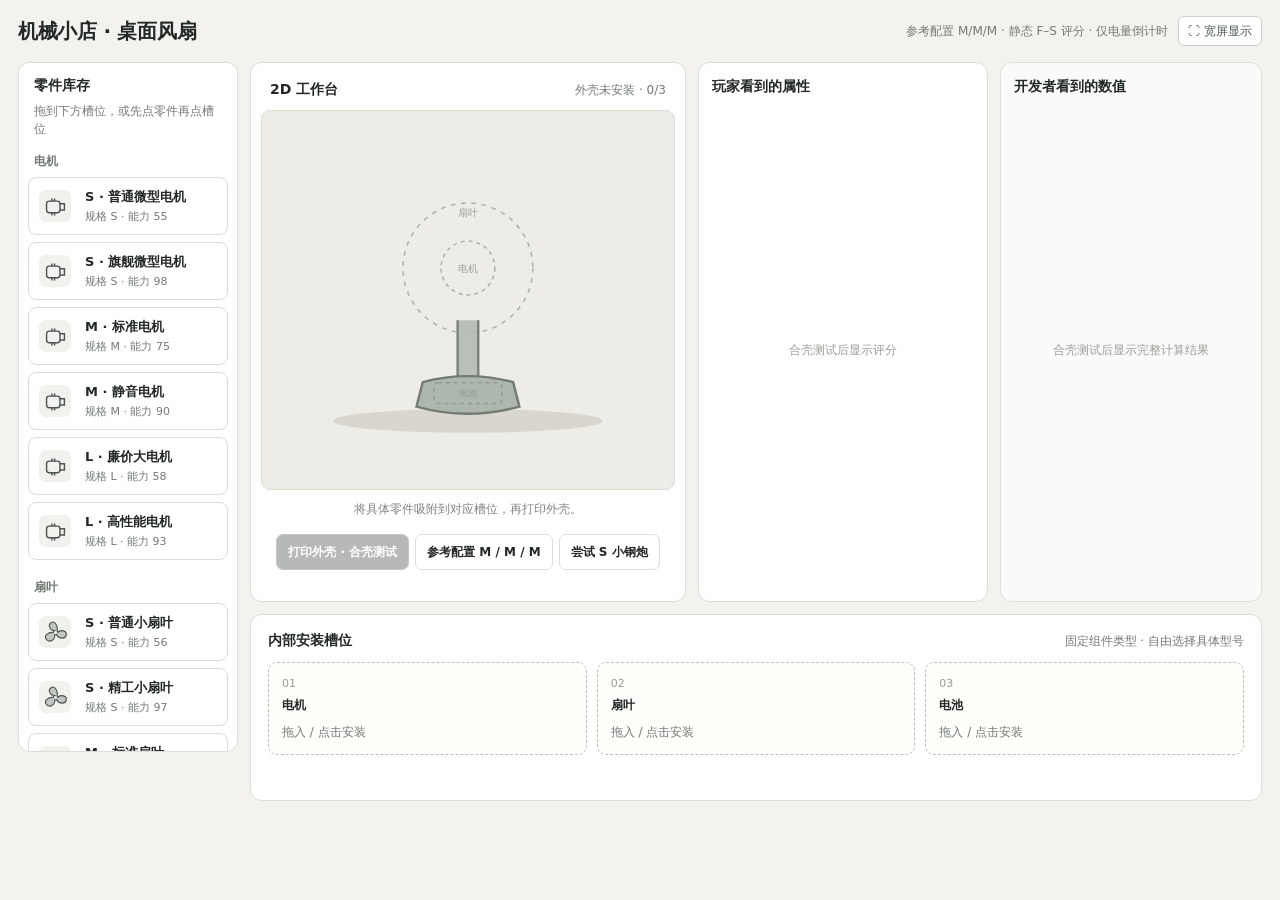
<file: mechanic-shop-demo/index.html>
<!doctype html>
<html lang="zh-CN">
<head>
  <meta charset="utf-8" />
  <meta name="viewport" content="width=device-width, initial-scale=1" />
  <title>机械小店 · 桌面风扇装配原型</title>
  <style>
    :root {
      --bg: #f3f2ee;
      --panel: #fff;
      --ink: #222824;
      --muted: #727a74;
      --border: #dcded8;
      --soft: #ebeae4;
      --green: #24734d;
      --green-bg: #e4f3e9;
      --bad: #994b48;
      --bad-bg: #faeeed;
    }
    * { box-sizing: border-box; }
    body { margin: 0; background: var(--bg); color: var(--ink); font: 14px/1.5 system-ui,-apple-system,"Segoe UI",Arial,"PingFang SC","Microsoft YaHei",sans-serif; }
    button { font: inherit; cursor: pointer; }
    .app { max-width: 1640px; margin: 0 auto; padding: 22px 24px 28px; }
    .top { display: flex; align-items: baseline; justify-content: space-between; gap: 12px; margin: 0 0 16px; }
    .top h1 { margin:0; font-size: 20px; font-weight: 650; letter-spacing: -.3px; }
    .top small { color: var(--muted); font-size: 12px; }
    .layout { display: grid; grid-template-columns: 258px minmax(0,1fr); align-items: stretch; gap: 14px; }
    .panel { background:var(--panel); border:1px solid var(--border); border-radius: 12px; }
    .parts { min-height: 734px; padding: 16px 12px; overflow: auto; }
    .panel-title { padding: 0 6px; margin: 0 0 12px; font-size: 14px; font-weight: 650; }
    .subtle { color:var(--muted); font-size: 12px; }
    .parts .hint { padding: 0 6px; margin: -6px 0 14px; }
    .group { margin-bottom: 18px; }
    .group-name { color:var(--muted); font-size:12px; font-weight:650; padding: 0 6px 7px; }
    .part-list { display:grid; gap: 7px; }
    .part { width:100%; text-align:left; display:grid; grid-template-columns: 36px minmax(0,1fr); gap: 10px; align-items:center; border:1px solid var(--border); border-radius: 8px; padding:9px 10px; background:#fff; color:var(--ink); user-select:none; }
    .part:hover { border-color:#a9afa8; background:#fbfcfa; }
    .part.selected { outline: 2px solid #5a655e; outline-offset:-2px; }
    .part:focus-visible,.slot:focus-visible,.btn:focus-visible { outline:2px solid #2e6ea1; outline-offset:2px; }
    .part-icon { width: 32px; height:32px; display:grid; place-items:center; background:#f1f1ed; border-radius:7px; }
    .part-icon svg { width:25px; height:25px; }
    .part-name { font-size:13px; font-weight:600; white-space:nowrap; overflow:hidden; text-overflow:ellipsis; }
    .part-meta { font-size:11px; color:var(--muted); margin-top:2px; }
    .main { min-width:0; display:flex; flex-direction: column; gap:14px; }
    .upper { display:grid; grid-template-columns: minmax(350px,1.65fr) minmax(220px,.92fr) minmax(220px,1fr); gap:14px; min-height: 558px; }
    .desk-wrap { min-width:0; display:flex; flex-direction:column; }
    .desk-head { padding: 16px 19px 0; display:flex; align-items:center; justify-content:space-between; gap:10px; }
    .desk-head h2 { margin:0; font-size: 14px; font-weight:650; }
    .desk-head .state { font-size:12px; color:var(--muted); }
    .desk { position:relative; margin: 13px; border:1px solid #dedbd3; border-radius:9px; min-height:414px; display:grid; place-items:center; overflow:hidden; background:#eeece6; }
    .desk svg { width:min(100%,610px); max-height:414px; display:block; }
    .desk-hint { font-size:12px; text-align:center; color:#81847e; padding:0 20px 8px; }
    .desk-actions { display:flex; flex-wrap:wrap; justify-content:center; gap:10px; padding: 8px 15px 17px; }
    .btn { padding:10px 18px; border:1px solid #555f58; border-radius:7px; background:#323a34; color:white; font-weight:600; }
    .btn:hover { background:#222b25; }
    .btn:disabled { opacity:.35; cursor:not-allowed; }
    .btn.secondary { background:#fff; color:var(--ink); border-color:var(--border); }
    .btn.secondary:hover { background:#f6f7f4; }
    .results { padding: 17px; display:flex; flex-direction:column; min-width:0; }
    .results h2 { margin:0 0 20px; font-size:14px; font-weight:650; }
    .developer { background:#fafbf9; }
    .developer .metrics { gap:7px; }
    .developer .metric { padding:8px 10px; font-size:12px; }
    .dev-divider { font-size:11px; color:var(--muted); margin:8px 0 2px; }
    .ref-note { margin-top:15px; font-size:11px; color:var(--muted); line-height:1.6; }
    .result-empty { flex:1; display:grid; place-items:center; color:#9a9d96; font-size:12px; text-align:center; padding:0 18px; }
    .result-body { display:none; }
    .results.ready .result-empty { display:none; }
    .results.ready .result-body { display:block; }
    .tag-title { color:var(--muted); font-size:12px; margin-bottom:9px; }
    .tag-area { display:flex; flex-wrap:wrap; gap:7px; min-height:30px; }
    .tag { border-radius:6px; border:1px solid var(--border); padding:7px 10px; font-size:12px; font-weight:600; white-space:nowrap; }
    .tag.good { background:var(--green-bg); color:var(--green); border-color:#b9dac6; }
    .tag.bad { background:var(--bad-bg); color:var(--bad); border-color:#e7d4d1; }
    .tag.neutral { background:#fff; color:var(--ink); font-weight:500; }
    .no-tags { color: #939890; font-size:12px; padding-top:6px; }
    .result-divider { margin: 21px 0; border:none; border-top:1px solid #ebede8; }
    .metrics { display:flex; flex-direction:column; gap:9px; }
    .metric { padding:10px 12px; border:1px solid var(--border); background:#fff; border-radius:7px; display:flex; align-items:center; justify-content:space-between; gap:12px; font-size:13px; }
    .metric b { font-weight:650; font-variant-numeric: tabular-nums; }
    .dock { padding:15px 17px 17px; }
    .dock-head { display:flex; justify-content:space-between; align-items:baseline; gap:10px; margin-bottom:11px; }
    .dock-head h2 { margin:0; font-size:14px; font-weight:650; }
    .slots { display:grid; grid-template-columns:repeat(3,minmax(0,1fr)); gap:10px; }
    .slot { position:relative; min-height:111px; border:1.5px dashed #bac1b9; background:#fdfdfa; border-radius:9px; padding:13px; color:var(--ink); cursor:pointer; text-align:left; }
    .slot:hover,.slot.drag-over { border-color:#4b6253; background:#f0f3ef; }
    .slot.filled { border-style:solid; border-color:#c8cfca; background:#fff; }
    .slot.filled.drag-over { border-style:dashed; }
    .slot-num { color:#959e96; font-size:11px; font-variant-numeric:tabular-nums; }
    .slot-label { font-size:12px; font-weight:650; margin-top:3px; }
    .slot-value { color:var(--muted); font-size:12px; margin-top:9px; overflow:hidden; text-overflow:ellipsis; white-space:nowrap; padding-right:15px; }
    .slot-value.occupied { color:var(--ink); font-weight:600; }
    .remove { position:absolute; right:10px; bottom:11px; width:21px; height:21px; display:grid; place-items:center; border:0; border-radius:5px; background:#f1f2ef; font-size:16px; line-height:1; color:#707a72; }
    .remove:hover { background:#e2e5de; color:var(--ink); }
    .message { color:#a05249; font-size:12px; min-height:18px; margin-top:10px; }
    .muted-placeholder { color:#969b94; }
    .score-heading { font-size:12px; font-weight:700; color:#777f78; margin:10px 0 12px; }
    .score-row { display:flex; align-items:center; gap:8px; margin:0 0 15px; min-width:0; }
    .score-name { width:40px; flex:0 0 40px; font-size:12px; }
    .score-cells { display:grid; grid-template-columns:repeat(10,minmax(0,1fr)); gap:2px; flex:1; min-width:0; }
    .score-cell { height:12px; background:#e8ebe7; border:1px solid #dfe4df; border-radius:2px; }
    .score-cell.filled { background:#627a68; border-color:#627a68; }
    .score-grade { font-size:13px; font-weight:750; width:16px; text-align:right; }
    .battery-panel { border-top:1px solid #e5e8e3; margin-top:12px; padding-top:13px; }
    .battery-value { display:flex; align-items:baseline; justify-content:space-between; gap:8px; font-size:12px; padding:6px 0; }
    .battery-value b { font-size:13px; font-variant-numeric:tabular-nums; white-space:nowrap; }
    .result-divider { margin:15px 0; }
    .clock-note { margin-top:9px; color:#899089; font-size:10px; }

    #rotor { transform-origin: 260px 154px; transform-box: view-box; }
    .spinning #rotor { animation: fan-spin 1.3s linear infinite; }
    @keyframes fan-spin { to { transform:rotate(360deg); } }
    @media (max-width:1190px) {
      .upper { grid-template-columns:minmax(0,1fr) 260px; }
      .developer { grid-column:1 / -1; }
      .developer .metrics { display:grid; grid-template-columns:repeat(3,minmax(0,1fr)); }
      .layout { grid-template-columns:238px minmax(0,1fr); }
      .parts { padding:14px 9px; }
      .results { padding:14px; }
    }
    @media (max-width:850px) {
      .app { padding:13px; }
      .layout { grid-template-columns:1fr; }
      .parts { min-height:0; }
      .part-list { grid-template-columns:repeat(2,minmax(0,1fr)); }
      .upper { grid-template-columns:1fr; }
      .developer { grid-column:auto; }
      .developer .metrics { grid-template-columns:repeat(2,minmax(0,1fr)); }
      .results { min-height:200px; }
      .desk { min-height:300px; }
    }
    @media (max-width:480px) {
      .part-list { grid-template-columns:1fr; }
      .slots { grid-template-columns:1fr; }
      .slot { min-height:77px; }
      .developer .metrics { grid-template-columns:1fr; }
      .top { align-items:flex-start; flex-direction:column; gap:0; }
    }
    @media (prefers-reduced-motion: reduce) { .spinning #rotor { animation-duration:3.2s; } }
  </style>

  <style id="wide-layout-overrides">
    /* ChatGPT's Page viewer may be narrow. Keep the game arranged as a landscape desktop webpage. */
    html, body { width:100%; max-width:100%; margin:0; }
    body { overflow-x:hidden; }
    .horizontal-viewport { width:100%; max-width:100%; overflow-x:auto; overscroll-behavior-inline:contain; }
    .horizontal-viewport .app { min-width:1280px; max-width:none; width:100%; padding:16px 18px 20px; }
    .horizontal-viewport .layout { display:grid; grid-template-columns:220px minmax(0,1fr); gap:12px; align-items:start; }
    .horizontal-viewport .parts { min-height:620px; padding:12px 9px; max-height:690px; overflow-y:auto; }
    .horizontal-viewport .main { gap:12px; }
    .horizontal-viewport .upper { display:grid; grid-template-columns:minmax(360px,1.5fr) minmax(255px,1fr) minmax(235px,.9fr); gap:12px; min-height:540px; }
    .horizontal-viewport .developer { grid-column:auto; }
    .horizontal-viewport .developer .metrics { display:flex; flex-direction:column; gap:6px; }
    .horizontal-viewport .developer .metric { padding:8px 9px; font-size:11px; }
    .horizontal-viewport .results { min-height:0; padding:13px; }
    .horizontal-viewport .results h2 { margin-bottom:15px; }
    .horizontal-viewport .desk { min-height:380px; margin:10px; }
    .horizontal-viewport .desk svg { max-height:380px; }
    .horizontal-viewport .desk-actions { padding:8px 8px 12px; gap:6px; }
    .horizontal-viewport .btn { padding:8px 11px; font-size:12px; }
    .horizontal-viewport .part-list { display:grid; grid-template-columns:1fr; }
    .horizontal-viewport .slots { display:grid; grid-template-columns:repeat(3,minmax(0,1fr)); }
    .horizontal-viewport .slot { min-height:88px; }
    .horizontal-viewport .top { display:flex; flex-direction:row; align-items:center; gap:12px; }
    .wide-action { font:inherit; font-size:12px; padding:5px 9px; border:1px solid #cbd0c8; background:#fff; border-radius:6px; color:#49574f; cursor:pointer; }
    .wide-action:hover { background:#f2f5f1; }
    .horizontal-viewport:fullscreen { background:#f3f2ee; overflow:auto; }
    .horizontal-viewport:fullscreen .app { min-width:1280px; }
    @media(max-width: 1279px) {
      .horizontal-viewport { scrollbar-width:thin; }
    }
  </style>
</head>
<body>
<div class="horizontal-viewport" id="wideViewport">
<div class="app">
  <header class="top">
    <h1>机械小店 · 桌面风扇</h1>
    <div style="display:flex;gap:10px;align-items:center"><small>参考配置 M/M/M · 静态 F–S 评分 · 仅电量倒计时</small><button type="button" class="wide-action" id="wideButton">⛶ 宽屏显示</button></div>
  </header>
  <div class="layout">
    <aside class="panel parts">
      <h2 class="panel-title">零件库存</h2>
      <div class="subtle hint">拖到下方槽位，或先点零件再点槽位</div>
      <div id="parts"></div>
    </aside>

    <main class="main">
      <div class="upper">
        <section class="panel desk-wrap">
          <div class="desk-head">
            <h2>2D 工作台</h2>
            <span id="assemblyState" class="state">外壳未安装</span>
          </div>
          <div class="desk" id="desk"></div>
          <div class="desk-hint" id="deskHint">装入电机、扇叶、电池，然后打印外壳。</div>
          <div class="desk-actions">
            <button type="button" class="btn" id="sealButton" disabled>打印外壳 · 合壳测试</button>
            <button type="button" class="btn secondary" id="sampleButton">参考配置 M / M / M</button>
            <button type="button" class="btn secondary" id="compactButton">尝试 S 小钢炮</button>
          </div>
        </section>

        <section class="panel results" id="results">
          <h2>玩家看到的属性</h2>
          <div class="result-empty">合壳测试后显示评分</div>
          <div class="result-body">
             <div class="score-heading">通用属性 · 10格评分</div>
             <div id="generalScores"></div>
             <hr class="result-divider" />
             <div class="score-heading">风扇专属属性 · 10格评分</div>
             <div id="specialScores"></div>
             <div class="battery-panel">
               <div class="score-heading">电池状态 · 仅此项随运行减少</div>
               <div class="battery-value"><span>剩余电量</span><b id="batteryRemaining">—</b></div>
               <div class="battery-value"><span>预计续航</span><b id="batteryTime">—</b></div>
               <div class="clock-note">体验加速：现实 1 秒 = 游戏 5 分钟</div>
             </div>
           
          </div>
        </section>

        <section class="panel results developer" id="devPanel">
          <h2>开发者看到的数值</h2>
          <div class="result-empty">合壳测试后显示完整计算结果</div>
          <div class="result-body">
            <div class="metrics">
              <div class="metric"><span>最终性能</span><b id="performanceValue">—</b></div>
              <div class="metric"><span>基础能力均值</span><b id="qualityMeanValue">—</b></div>
              <div class="metric"><span>尺寸匹配倍率</span><b id="fitValue">—</b></div>
              <div class="metric"><span>供电倍率</span><b id="supplyValue">—</b></div>
              <div class="metric"><span>综合倍率</span><b id="multiplierValue">—</b></div>
              <div class="metric"><span>电机 / 扇叶尺寸比</span><b id="ratioValue">—</b></div>
              <div class="dev-divider">耗电和耐久（静态）</div>
              <div class="metric"><span>耗电功率</span><b id="powerValue">—</b></div>
              <div class="metric"><span>扇叶/电机负载倍率</span><b id="loadRatioValue">—</b></div>
              <div class="metric"><span>电源输出 / 需求</span><b id="powerMarginValue">—</b></div>
              <div class="metric"><span>预计损耗速率</span><b id="wearRateValue">—</b></div>
              <div class="metric"><span>节能评分</span><b id="energyScoreValue">—</b></div>
              <div class="metric"><span>耐久评分</span><b id="durabilityScoreValue">—</b></div>
              <div class="dev-divider">风扇专属隐藏因子</div>
              <div class="metric"><span>送风因子</span><b id="airflowValue">—</b></div>
              <div class="metric"><span>噪声因子</span><b id="noiseValue">—</b></div>
              <div class="metric"><span>振动因子</span><b id="wobbleValue">—</b></div>
              <div class="dev-divider">电量（动态）</div>
              <div class="metric"><span>剩余电量</span><b id="devChargeValue">—</b></div>
              <div class="metric"><span>预计剩余时间</span><b id="devTimeValue">—</b></div>
            </div>
            <div class="ref-note">F–S 与十格评分均在装配完成时固定。耐久是损耗速率的评价，不是倒计时。运行期间只有电池电量与续航时间会变。</div>
          </div>
        </section>
      </div>

      <section class="panel dock">
        <div class="dock-head">
          <h2>内部安装槽位</h2>
          <span class="subtle">固定组件类型 · 自由选择具体型号</span>
        </div>
        <div class="slots" id="slots"></div>
        <div id="message" class="message" aria-live="polite"></div>
      </section>
    </main>
  </div>
</div>
</div>
<script>
(() => {
  "use strict";
  // 所有性能计算都在本地完成；公式只用于游戏规则，不是机械物理模拟。
  // 三个插槽固定：电机 + 扇叶 + 电池。每个组件可以挑选不同型号。
  // 规格(size)和能力(q)彼此独立：S 也可以有最高性能，L 也可能是低性能。
  // 参数均为本游戏平衡示意，不是现实电机/电池工程数据。
  const catalog = {
    motor: [
      {id:"motor_s", name:"S · 普通微型电机", size:"S", q:55, watts:10.5, durability:72, noise:0.20},
      {id:"motor_s_pro", name:"S · 旗舰微型电机", size:"S", q:98, watts:17, durability:95, noise:0.10},
      {id:"motor_m", name:"M · 标准电机", size:"M", q:75, watts:16, durability:86, noise:0.15},
      {id:"motor_m_quiet", name:"M · 静音电机", size:"M", q:90, watts:12, durability:96, noise:0.05},
      {id:"motor_l_cheap", name:"L · 廉价大电机", size:"L", q:58, watts:23, durability:67, noise:0.33},
      {id:"motor_l", name:"L · 高性能电机", size:"L", q:93, watts:28, durability:89, noise:0.20}
    ],
    blade: [
      {id:"blade_s", name:"S · 普通小扇叶", size:"S", q:56, load:0.75, airflow:1.05, balance:0.90, noise:0.08, durability:76},
      {id:"blade_s_pro", name:"S · 精工小扇叶", size:"S", q:97, load:0.82, airflow:2.08, balance:0.99, noise:0.04, durability:96},
      {id:"blade_m", name:"M · 标准扇叶", size:"M", q:76, load:1.0, airflow:1.70, balance:0.92, noise:0.14, durability:85},
      {id:"blade_light", name:"M · 轻量扇叶", size:"M", q:92, load:0.88, airflow:1.84, balance:0.99, noise:0.05, durability:96},
      {id:"blade_l_cheap", name:"L · 廉价大扇叶", size:"L", q:59, load:1.28, airflow:1.58, balance:0.75, noise:0.30, durability:70},
      {id:"blade_l", name:"L · 高风量扇叶", size:"L", q:91, load:1.45, airflow:3.00, balance:0.87, noise:0.25, durability:85}
    ],
    battery: [
      {id:"battery_s", name:"S · 普通小电池", size:"S", q:58, output:13, capacity:42, loss:1.11, durability:76},
      {id:"battery_s_pro", name:"S · 高能微型电池", size:"S", q:97, output:38, capacity:116, loss:1.00, durability:96},
      {id:"battery_m", name:"M · 标准电池", size:"M", q:77, output:28, capacity:95, loss:1.04, durability:87},
      {id:"battery_h", name:"M · 长续航电池", size:"M", q:93, output:40, capacity:160, loss:0.98, durability:95},
      {id:"battery_l_cheap", name:"L · 旧式大电池", size:"L", q:60, output:28, capacity:210, loss:1.16, durability:70},
      {id:"battery_l", name:"L · 大容量电池", size:"L", q:90, output:55, capacity:240, loss:1.02, durability:92}
    ]
  };
  const sizeScale = {S:0.72,M:1,L:1.38};
  const reference = {motor:"M",blade:"M",battery:"M"};
  const slotTypes = ["motor", "blade", "battery"];
  const titles = {motor:"电机", blade:"扇叶", battery:"电池"};
  let slots = {motor:null, blade:null, battery:null};
  let selected = null;
  let sealed = false;
  let remainingWh = null;
  let lastChargeTick = Date.now();
  const GAME_MINUTES_PER_REAL_SECOND = 5;
  let messageTimeout;

  const getItem = (type,id) => catalog[type].find(item=>item.id===id) || null;
  const current = type => getItem(type, slots[type]);
  const clamp = (v,lo,hi) => Math.max(lo,Math.min(hi,v));
  const fmt = n => new Intl.NumberFormat("zh-CN").format(n);
  const esc = value => String(value).replace(/[&<>"']/g, c=>({"&":"&amp;","<":"&lt;",">":"&gt;","\"":"&quot;","'":"&#39;"}[c]));

  function partIcon(type) {
    if (type === "motor") return `<svg viewBox="0 0 28 28" fill="none" stroke="#4d5550" stroke-width="1.6"><rect x="4" y="8" width="15" height="13" rx="3"/><path d="M19 11h5v7h-5M10 8V5M13 8V5M10 21v3M13 21v3"/></svg>`;
    if (type === "blade") return `<svg viewBox="0 0 28 28" fill="none" stroke="#4d5550" stroke-width="1.3"><circle cx="14" cy="14" r="2.5"/><path fill="#bec8c1" d="M14 12C8 12 5 6 9 3c4-3 8 4 7 9M16 14c4-4 11-2 10 3-1 5-9 4-11-1M13 16c1 6-5 10-9 6-4-4 2-9 8-8"/></svg>`;
    return `<svg viewBox="0 0 28 28" fill="none" stroke="#4d5550" stroke-width="1.6"><rect x="5" y="8" width="18" height="14" rx="2"/><path d="M10 8V5h8v3M9 15h5m-2.5-2.5v5M18 15h4"/></svg>`;
  }

  function renderParts() {
    const parent = document.getElementById("parts");
    parent.innerHTML = slotTypes.map(type => `<section class="group"><div class="group-name">${titles[type]}</div><div class="part-list">${catalog[type].map(p =>
      `<button type="button" class="part ${selected===p.id?'selected':''}" draggable="${!sealed}" data-id="${p.id}" data-type="${type}" aria-pressed="${selected===p.id}">
        <span class="part-icon">${partIcon(type)}</span><span><div class="part-name">${esc(p.name)}</div><div class="part-meta">规格 ${p.size} · 能力 ${p.q}</div></span>
      </button>`).join("")}</div></section>`).join("");
    parent.querySelectorAll(".part").forEach(btn => {
      btn.addEventListener("click", () => {
        if (sealed) { showMessage("先打开外壳再更换零件。"); return; }
        selected = selected === btn.dataset.id ? null : btn.dataset.id;
        renderParts();
        if (selected) showMessage(`已选择 ${getItem(btn.dataset.type, selected).name}，点击下方${titles[btn.dataset.type]}槽位安装。`, false);
      });
      btn.addEventListener("dragstart", e => {
        if (sealed) { e.preventDefault(); return; }
        e.dataTransfer.setData("text/plain", JSON.stringify({type:btn.dataset.type,id:btn.dataset.id}));
        e.dataTransfer.effectAllowed="copy";
      });
    });
  }

  function showMessage(msg,clear=true) {
    const m=document.getElementById("message");
    m.textContent=msg;
    m.style.color=msg.includes("不匹配")||msg.includes("先打开")?"#a05249":"#727a74";
    if (messageTimeout) clearTimeout(messageTimeout);
    if (clear) messageTimeout=setTimeout(()=>m.textContent="",2600);
  }

  function install(type,id) {
    if (sealed) { showMessage("先打开外壳再更换零件。"); return; }
    const found = getItem(type,id);
    if (!found) return;
    slots[type] = id;
    if (type === "battery") remainingWh = found.capacity;
    selected = null;
    renderAll();
    showMessage(`${found.name} 已吸附到${titles[type]}槽位。`);
  }

  function renderSlots() {
    const root = document.getElementById("slots");
    root.innerHTML = slotTypes.map((type,i)=>{
      const p=current(type);
      return `<div class="slot ${p?'filled':''}" data-type="${type}" role="button" tabindex="${sealed?'-1':'0'}" aria-label="${titles[type]}安装槽位${p?'，已装入'+p.name:'，空'}">
        <div class="slot-num">0${i+1}</div><div class="slot-label">${titles[type]}</div>
        <div class="slot-value ${p?'occupied':''}">${p?esc(p.name):'拖入 / 点击安装'}</div>
        ${p&&!sealed?`<button type="button" class="remove" data-type="${type}" title="移除${titles[type]}" aria-label="移除${titles[type]}">×</button>`:''}
      </div>`;
    }).join("");
    root.querySelectorAll(".slot").forEach(el=>{
      const type=el.dataset.type;
      el.addEventListener("click",e=>{
        if (e.target.closest(".remove")) return;
        if (sealed) return;
        if (selected) {
          const entry=slotTypes.map(t=>({type:t,p:getItem(t,selected)})).find(x=>x.p);
          if (entry && entry.type===type) install(type,selected);
          else showMessage(`组件类型不匹配：这里需要${titles[type]}。`);
        } else showMessage(`从左侧选一个${titles[type]}，然后点这里。`, false);
      });
      el.addEventListener("keydown",e=>{if(e.key==='Enter'||e.key===' '){e.preventDefault();el.click();}});
      el.addEventListener("dragover",e=>{if(sealed)return;e.preventDefault();e.dataTransfer.dropEffect='copy';el.classList.add("drag-over");});
      el.addEventListener("dragleave",()=>el.classList.remove("drag-over"));
      el.addEventListener("drop",e=>{
        e.preventDefault();el.classList.remove("drag-over");
        if(sealed) return;
        try { const data=JSON.parse(e.dataTransfer.getData("text/plain"));
          if(data.type!==type) showMessage(`组件类型不匹配：这里需要${titles[type]}。`);
          else install(type,data.id);
        } catch(err) { showMessage("请从左侧零件库存中拖入组件。"); }
      });
    });
    root.querySelectorAll(".remove").forEach(btn=>btn.addEventListener("click",e=>{
      e.stopPropagation();if(sealed)return;
      slots[btn.dataset.type]=null;
      if (btn.dataset.type === "battery") remainingWh = null;
      renderAll();
    }));
  }

  // 游戏平衡规则 v3：同一规格可以有不同能力，同一能力可以分布在不同规格。
  // 1. 基础性能 = 三个组件的能力分 q 的算术平均，与 size 完全无关。
  // 2. 图纸 M/M/M 的参考比例为 1.00；电机与扇叶的尺寸比例影响拟合倍率。
  //    S/S/S 与 L/L/L 也能保持尺寸比例合理，大小本身不自动构成惩罚。
  // 3. 电池输出不足时附加乘法惩罚；电池容量并不直接提高基础性能。
  // 4. 耗电由电机独立 watts、扇叶 load，以及仅在扇叶大于电机时生效的额外负载倍率决定。
  // 5. 静态损耗速率由部件耐久和规格不匹配/供电不足共同决定，不会随运行扣评分。
  // 6. 风扇自己的风量、静音、稳定都映射为十格静态评分；仅剩余电量与预计续航在运行中变。
  // v3: 两种装配结果。固定评分在装配后不变，电池 Wh 单独消耗。
  function simulate(m,b,bat) {
    const qualityMean=(m.q+b.q+bat.q)/3;
    const actualRatio=sizeScale[m.size]/sizeScale[b.size];
    const referenceRatio=1; // 图纸 M 电机 / M 扇叶
    const deviation=Math.abs(Math.log(actualRatio/referenceRatio));
    const sizeFit=clamp(Math.exp(-1.05*deviation*deviation),0.53,1);

    // 负载过大才有额外功耗惩罚。大电机 + 小扇叶不会被尺寸差惩罚。
    const loadRatio=Math.max(1,sizeScale[b.size]/sizeScale[m.size]);
    const coreDraw=2.4+m.watts*(0.72+0.28*b.load);
    const neededPower=coreDraw*loadRatio;
    const power=neededPower*bat.loss;
    const supplyRatio=bat.output/(neededPower*1.15);
    const supplyFit=clamp(Math.pow(supplyRatio,0.58),0.62,1);
    const multiplier=sizeFit*supplyFit;
    const performance=Math.round(qualityMean*multiplier);

    const overload=Math.max(0,loadRatio-1);
    const shortage=Math.max(0,1-supplyRatio);
    const avgDurability=(m.durability+b.durability+bat.durability)/3;
    // 这是损耗速率(%/游戏小时)，不是寿命，也不在运行时扣任何评分。
    const wearRate=(0.025+(100-avgDurability)*0.0014)*
      Math.exp(1.35*deviation*deviation+1.45*shortage*shortage+0.30*overload*overload);

    const airflow=b.airflow*Math.pow(sizeFit,0.6)*supplyFit;
    const noise=m.noise+b.noise+0.22*deviation+0.10*overload;
    const wobble=(1-b.balance)*1.35+0.50*deviation+0.08*overload;

    // 同一个 0–100 标准输出评分；越高越好（节能=低耗电；耐久=低损耗）。
    const energyScore=clamp(100-1.7*power,0,100);
    const durabilityScore=clamp(100-650*wearRate,0,100);
    const windScore=clamp(airflow/2.7*100,0,100);
    const quietScore=clamp(100-noise*145,0,100);
    const stabilityScore=clamp(100-wobble*250,0,100);
    return {performance, power, wearRate, energyScore, durabilityScore,
      windScore, quietScore, stabilityScore, multiplier, qualityMean, sizeFit,
      supplyFit, actualRatio, referenceRatio, supplyRatio, loadRatio,
      airflow,noise,wobble};
  }

  // F-S、十格柱子仅映射静态评分，不会在运行时发生变化。
  function grade(score) {
    if(score>=90)return "S";
    if(score>=80)return "A";
    if(score>=65)return "B";
    if(score>=50)return "C";
    if(score>=35)return "D";
    if(score>=20)return "E";
    return "F";
  }
  function scoreRow(label,score) {
    const count=clamp(Math.round(score/10),0,10);
    const segments=Array.from({length:10},(_,i)=>`<span class="score-cell ${i<count?'filled':''}"></span>`).join('');
    return `<div class="score-row" title="${esc(label)}：${Math.round(score)}/100">
      <span class="score-name">${esc(label)}</span>
      <span class="score-cells" aria-label="10格评分：${count}格">${segments}</span>
      <strong class="score-grade">${grade(score)}</strong></div>`;
  }
  function displayRemainingTime(wh,watts) {
    if(!Number.isFinite(wh)||!Number.isFinite(watts)||watts<=0)return "—";
    const seconds=Math.max(0,Math.floor(wh/watts*3600));
    const h=Math.floor(seconds/3600),m=Math.floor(seconds%3600/60),sec=seconds%60;
    return `${String(h).padStart(2,'0')}:${String(m).padStart(2,'0')}:${String(sec).padStart(2,'0')}`;
  }
  function renderCharge() {
    if(!sealed||!slotTypes.every(t=>!!current(t)))return;
    const bat=current("battery");
    const s=simulate(current("motor"),current("blade"),bat);
    const wh=Math.max(0,Math.min(bat.capacity,remainingWh??bat.capacity));
    const charge=`${wh.toFixed(1)} / ${bat.capacity} Wh`;
    const time=displayRemainingTime(wh,s.power);
    for(const [id,val] of Object.entries({batteryRemaining:charge,batteryTime:time,
      devChargeValue:charge,devTimeValue:time})) {
      const el=document.getElementById(id);if(el)el.textContent=val;
    }
    const fan=document.getElementById("desk");
    fan.classList.toggle("spinning",sealed&&wh>0);
    document.getElementById("assemblyState").textContent=wh>0?"外壳已安装 · 运行中":"外壳已安装 · 电量耗尽";
  }

  function renderResults() {
    const ready=sealed&&slotTypes.every(t=>!!current(t));
    for(const id of ["results","devPanel"]) document.getElementById(id).classList.toggle("ready",ready);
    if(!ready)return;
    const s=simulate(current("motor"),current("blade"),current("battery"));
    document.getElementById("generalScores").innerHTML=[
      scoreRow("性能",s.performance),scoreRow("节能",s.energyScore),scoreRow("耐久",s.durabilityScore)
    ].join("");
    document.getElementById("specialScores").innerHTML=[
      scoreRow("风量",s.windScore),scoreRow("静音",s.quietScore),scoreRow("稳定",s.stabilityScore)
    ].join("");
    const values={
      performanceValue:`${s.performance} / 100`,
      qualityMeanValue:s.qualityMean.toFixed(1),
      fitValue:s.sizeFit.toFixed(3),
      supplyValue:s.supplyFit.toFixed(3),
      multiplierValue:s.multiplier.toFixed(3),
      ratioValue:`${s.actualRatio.toFixed(2)} （参考 ${s.referenceRatio.toFixed(2)}）`,
      powerValue:`${s.power.toFixed(1)} W`,
      loadRatioValue:s.loadRatio.toFixed(3)+"×",
      powerMarginValue:`${(s.supplyRatio*1.15).toFixed(2)} 倍`,
      wearRateValue:s.wearRate.toFixed(4)+" %/游戏小时",
      energyScoreValue:s.energyScore.toFixed(1),
      durabilityScoreValue:s.durabilityScore.toFixed(1),
      airflowValue:s.airflow.toFixed(3),
      noiseValue:s.noise.toFixed(3),
      wobbleValue:s.wobble.toFixed(3)
    };
    for(const [id,value] of Object.entries(values))document.getElementById(id).textContent=value;
    renderCharge();
  }

  function renderDesk() {
    const m=current("motor"), b=current("blade"), bat=current("battery");
    const bladeScale= b?({S:0.74,M:0.94,L:1.12}[b.size]):1;
    const motorScale=m?({S:0.85,M:1,L:1.16}[m.size]):1;
    const rotorColor=b && b.id==="blade_light"?"#a9b9b1":"#86999b";
    const bankFill=bat?"#e9e3ce":"none";
    const bladeMarkup=b?`<g id="rotor"><g transform="translate(260 154) scale(${bladeScale})" fill="${rotorColor}" stroke="#586b6d" stroke-width="2.3">
      <path d="M 5,-10 C 8,-33 30,-90 64,-93 C 79,-63 34,-20 6,10 Z"/>
      <path d="M 5,-10 C 8,-33 30,-90 64,-93 C 79,-63 34,-20 6,10 Z" transform="rotate(120)"/>
      <path d="M 5,-10 C 8,-33 30,-90 64,-93 C 79,-63 34,-20 6,10 Z" transform="rotate(240)"/>
      </g></g>` : `<circle cx="260" cy="154" r="82" fill="none" stroke="#aeb5ae" stroke-width="2" stroke-dasharray="6 7"/>
      <text x="260" y="89" text-anchor="middle" fill="#999f97" font-size="13">扇叶</text>`;
    const motorMarkup=m?`<g transform="translate(260 154) scale(${motorScale}) translate(-260 -154)">
      <rect x="218" y="117" width="84" height="74" rx="28" fill="#6a7678" stroke="#485655" stroke-width="4"/>
      <circle cx="260" cy="154" r="29" fill="#aab7b2" stroke="#526564" stroke-width="3"/>
      <circle cx="260" cy="154" r="11" fill="#596c68"/>
      </g>`:
      `<circle cx="260" cy="154" r="34" fill="none" stroke="#aeb5ae" stroke-width="2" stroke-dasharray="5 5"/>
      <text x="260" y="159" text-anchor="middle" fill="#999f97" font-size="12">电机</text>`;
    const casing=sealed?`<g fill="none" stroke="#5b6662">
      <circle cx="260" cy="154" r="123" stroke-width="10"/>
      <circle cx="260" cy="154" r="103" stroke-width="2.5"/>
      <circle cx="260" cy="154" r="81" stroke-width="2" opacity=".68"/>
      <circle cx="260" cy="154" r="58" stroke-width="2" opacity=".6"/>
      ${Array.from({length:12},(_,i)=>{const a=i*Math.PI/6;const x1=260+13*Math.cos(a),y1=154+13*Math.sin(a),x2=260+119*Math.cos(a),y2=154+119*Math.sin(a);return `<line x1="${x1.toFixed(1)}" y1="${y1.toFixed(1)}" x2="${x2.toFixed(1)}" y2="${y2.toFixed(1)}" stroke-width="2" opacity=".68"/>`;}).join('')}
      <circle cx="260" cy="154" r="17" fill="#677872" stroke="#c7cdc8" stroke-width="3"/>
      <path d="M 208 328 H 312" stroke-width="24" stroke="#737c76" stroke-linecap="round"/>
    </g>`:'';
    const img=`<svg role="img" aria-label="桌面风扇的二维装配视图" viewBox="0 0 520 390" xmlns="http://www.w3.org/2000/svg">
      <ellipse cx="260" cy="347" rx="170" ry="15" fill="#d8d6ce"/>
      <path d="M 247 220 L 247 298 L 273 298 L 273 220" fill="#b9c0b9" stroke="#77827b" stroke-width="3"/>
      <path d="M 203 298 Q 260 283 317 298 L 325 329 Q 260 347 195 329 Z" fill="#aeb7ad" stroke="#727c73" stroke-width="3"/>
      ${sealed ? `<path d="M 203 298 Q 260 287 317 298 L 322 326 Q 260 343 198 326 Z" fill="#aab5ac" stroke="#737d74" stroke-width="2"/>` : `<rect x="217" y="299" width="86" height="26" rx="5" fill="${bankFill}" stroke="${bat?'#777f74':'#949b91'}" stroke-dasharray="${bat?'none':'5 5'}" stroke-width="2"/>
      ${bat ? `<rect x="224" y="305" width="72" height="14" rx="2" fill="#b8b5a2"/><text x="260" y="315" text-anchor="middle" font-size="10" fill="#414a42">电池 ${bat.size}</text>` : `<text x="260" y="315" text-anchor="middle" font-size="11" fill="#949b91">电池</text>`}`}
      ${motorMarkup}
      ${bladeMarkup}
      ${b?`<circle cx="260" cy="154" r="${sealed?17:15}" fill="#677873" stroke="#d3dcd4" stroke-width="3"/>`:''}
      ${casing}
      ${!sealed&&m?`<text x="380" y="158" font-size="12" fill="#68746e">电机 ${m.size}</text><path d="M374 154 H315" fill="none" stroke="#abb2ab" stroke-width="1.5"/>`:''}
      ${!sealed&&b?`<text x="380" y="112" font-size="12" fill="#68746e">扇叶 ${b.size}</text><path d="M373 108 H343" fill="none" stroke="#abb2ab" stroke-width="1.5"/>`:''}
    </svg>`;
    const target=document.getElementById("desk");
    target.innerHTML=img;
    target.classList.toggle("spinning",sealed);
    const installed=slotTypes.filter(t=>current(t)).length;
    document.getElementById("assemblyState").textContent=sealed?"外壳已安装":`外壳未安装 · ${installed}/3`;
    document.getElementById("deskHint").textContent=sealed?"拆开外壳可以继续更换零件。":"将具体零件吸附到对应槽位，再打印外壳。";
    const button=document.getElementById("sealButton");
    button.disabled=!sealed&&installed<3;
    button.textContent=sealed?"打开外壳 · 继续改装":"打印外壳 · 合壳测试";
    document.getElementById("sampleButton").style.display=sealed?"none":"";
    document.getElementById("compactButton").style.display=sealed?"none":"";
  }

  function renderAll(){renderParts();renderSlots();renderDesk();renderResults();}
  document.getElementById("sealButton").addEventListener("click",()=>{
    if(!sealed && !slotTypes.every(t=>current(t)))return;
    sealed=!sealed;
    lastChargeTick=Date.now();
    selected=null;
    renderAll();
  });
  document.getElementById("sampleButton").addEventListener("click",()=>{
    slots={motor:"motor_m",blade:"blade_m",battery:"battery_m"};
    remainingWh=catalog.battery.find(x=>x.id==="battery_m").capacity;
    selected=null;
    sealed=false;
    renderAll();
    showMessage("已装入参考配置。可以更换任意一个组件。")
  });
  document.getElementById("compactButton").addEventListener("click",()=>{
    slots={motor:"motor_s_pro",blade:"blade_s_pro",battery:"battery_s_pro"};
    remainingWh=catalog.battery.find(x=>x.id==="battery_s_pro").capacity;
    selected=null;
    sealed=false;
    renderAll();
    showMessage("已装入 S / S / S 高性能配置：尺寸相同，能力分也可以非常高。")
  });
  document.getElementById("wideButton").addEventListener("click", async ()=>{
    const target=document.getElementById("wideViewport");
    try {
      if(document.fullscreenElement){await document.exitFullscreen();}
      else if(target.requestFullscreen){await target.requestFullscreen();}
      else{throw new Error("Fullscreen unavailable");}
    } catch(e) {
      showMessage("此页面不支持全屏；可以在此横向滚动，或将 ChatGPT 页面在新窗口打开。");
    }
  });
  document.addEventListener("fullscreenchange",()=>{
    document.getElementById("wideButton").textContent=document.fullscreenElement?"退出全屏":"⛶ 宽屏显示";
  });
  // 模拟运行时间。评分一律固定；只修改 remainingWh 和两个时间文本。
  setInterval(()=>{
    const now=Date.now();
    const elapsed=Math.max(0,Math.min(2,(now-lastChargeTick)/1000));
    lastChargeTick=now;
    if(!sealed||!slotTypes.every(t=>!!current(t)))return;
    if(remainingWh===null)remainingWh=current("battery").capacity;
    if(remainingWh>0){
      const s=simulate(current("motor"),current("blade"),current("battery"));
      remainingWh=Math.max(0,remainingWh-s.power*GAME_MINUTES_PER_REAL_SECOND/60*elapsed);
    }
    renderCharge();
  },250);
  renderAll();
})();
</script>
</body>
</html>
</file>
